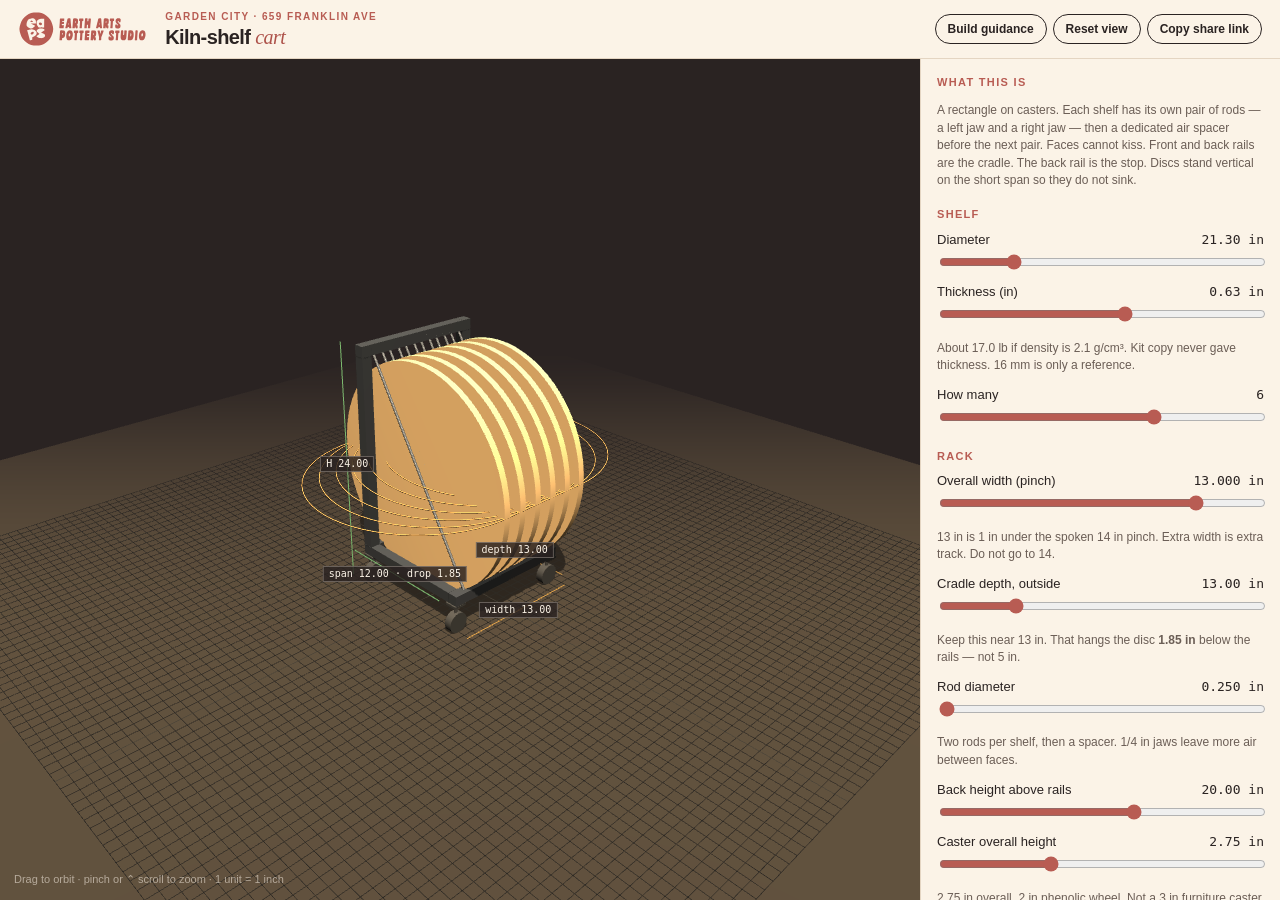
<file: index.html>
<!DOCTYPE html>
<html lang="en">
<head>
<meta charset="utf-8">
<meta name="viewport" content="width=device-width, initial-scale=1, viewport-fit=cover">
<title>Kiln-shelf cart · Earth Arts Pottery Studio · Garden City</title>
<link rel="stylesheet" href="cart.css">
</head>
<body class="page-model">
<header class="brand">
  <a class="mark" href="https://earthartspottery.com" target="_blank" rel="noopener">
    <img src="logo-lockup.svg" alt="Earth Arts Pottery Studio">
  </a>
  <div class="titles">
    <p class="eyebrow">Garden City · 659 Franklin Ave</p>
    <h1>Kiln-shelf <em>cart</em></h1>
  </div>
  <div class="hud-actions">
    <a class="btn" id="btn-build" href="build.html">Build guidance</a>
    <button id="btn-reset" type="button">Reset view</button>
    <button id="btn-share" type="button">Copy share link</button>
  </div>
</header>
<div id="app">
  <div id="view">
    <div class="hint">Drag to orbit · pinch or ⌃ scroll to zoom · 1 unit = 1 inch</div>
  </div>
  <aside>
    <h2>What this is</h2>
    <p class="note">A rectangle on casters. Each shelf has its own pair of rods — a left jaw and a right jaw — then a dedicated air spacer before the next pair. Faces cannot kiss. Front and back rails are the cradle. The back rail is the stop. Discs stand vertical on the short span so they do not sink.</p>

    <h2>Shelf</h2>
    <label class="row">Diameter <b id="v-diam"></b></label>
    <input id="diam" type="range" min="20" max="26" step="0.05" value="21.3">
    <label class="row">Thickness (in) <b id="v-thick"></b></label>
    <input id="thick" type="range" min="0.47" max="0.75" step="0.01" value="0.63">
    <p class="note" id="thick-note"></p>
    <label class="row">How many <b id="v-count"></b></label>
    <input id="count" type="range" min="4" max="7" step="1" value="6">

    <h2>Rack</h2>
    <label class="row">Overall width (pinch) <b id="v-width"></b></label>
    <input id="owidth" type="range" min="11" max="13.5" step="0.125" value="13">
    <p class="note">13 in is 1 in under the spoken 14 in pinch. Extra width is extra track. Do not go to 14.</p>
    <label class="row">Cradle depth, outside <b id="v-depth"></b></label>
    <input id="depth" type="range" min="11" max="20" step="0.25" value="13">
    <p class="note">Keep this near 13 in. That hangs the disc <b>1.85 in</b> below the rails — not 5 in.</p>
    <label class="row">Rod diameter <b id="v-rod"></b></label>
    <input id="rod" type="range" min="0.25" max="0.5" step="0.0625" value="0.25">
    <p class="note">Two rods per shelf, then a spacer. 1/4 in jaws leave more air between faces.</p>
    <label class="row">Back height above rails <b id="v-post"></b></label>
    <input id="post" type="range" min="14" max="24" step="0.25" value="20">
    <label class="row">Caster overall height <b id="v-cast"></b></label>
    <input id="cast" type="range" min="2.5" max="3.25" step="0.125" value="2.75">
    <p class="note">2.75 in overall, 2 in phenolic wheel. Not a 3 in furniture caster on a 2½ in plate.</p>

    <label class="tog"><input id="show-discs" type="checkbox" checked> Show shelves</label>
    <label class="tog"><input id="show-bay" type="checkbox"> Show wall / 14 in pinch / kiln</label>
    <label class="tog"><input id="show-dims" type="checkbox" checked> Show 3D dimensions</label>

    <div class="hang" id="hang"></div>
    <p class="note" id="hang-note"></p>

    <h2>Support check</h2>
    <div class="checks" id="checks"></div>

    <h2>All measurements</h2>
    <table id="meas"></table>

    <h2>Cut list</h2>
    <table id="cuts"></table>
    <p class="note">1×1×14 ga square tube, MIG. Bolt-on locking casters, phenolic or steel wheels. No wood. Tape the real shelf before you cut rods.</p>
    <a class="studio-link" href="https://earthartspottery.com" target="_blank" rel="noopener">earthartspottery.com →</a>
  </aside>
</div>
<div id="boot-error"></div>
<script src="three.min.js"></script>
<script>
if (typeof THREE === "undefined") {
  document.write('<script src="https://cdn.jsdelivr.net/npm/three@0.148.0/build/three.min.js"><\\/script>');
}
</script>
<script src="cart.js"></script>
</body>
</html>
</file>
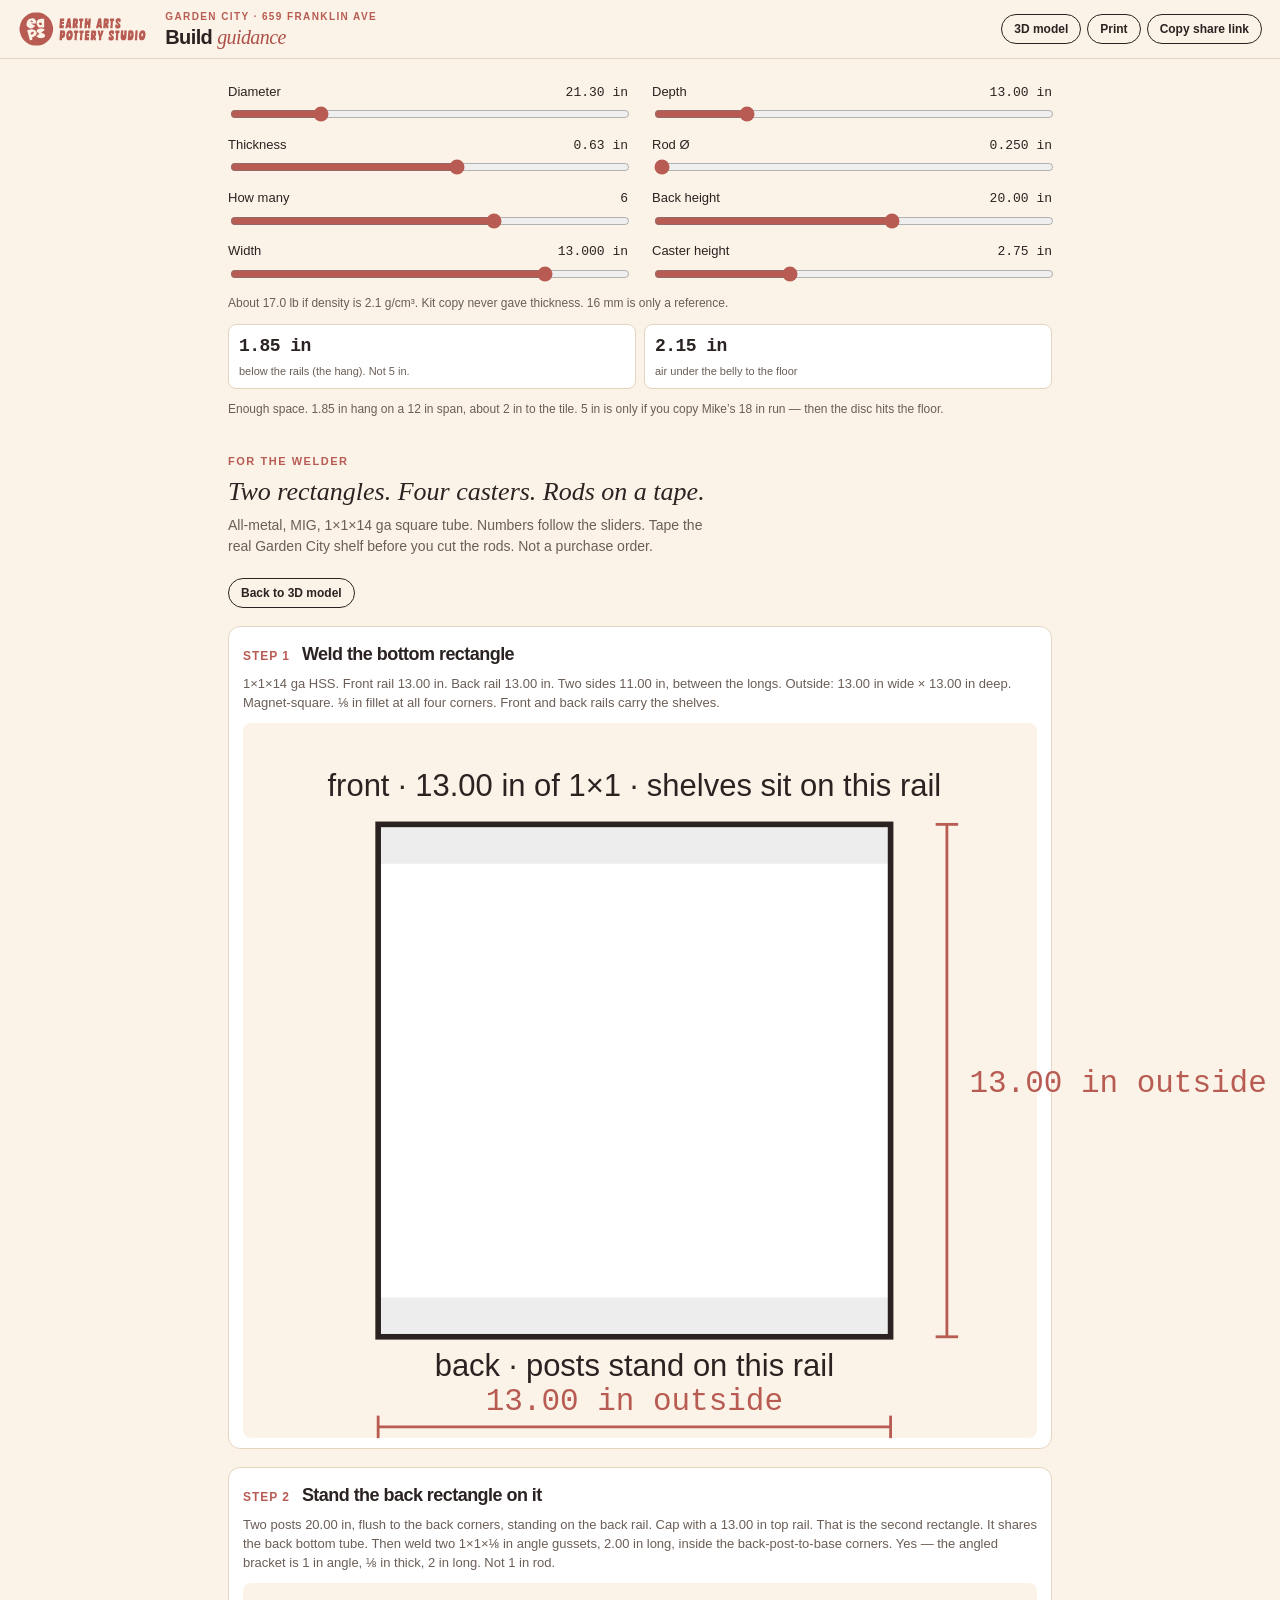
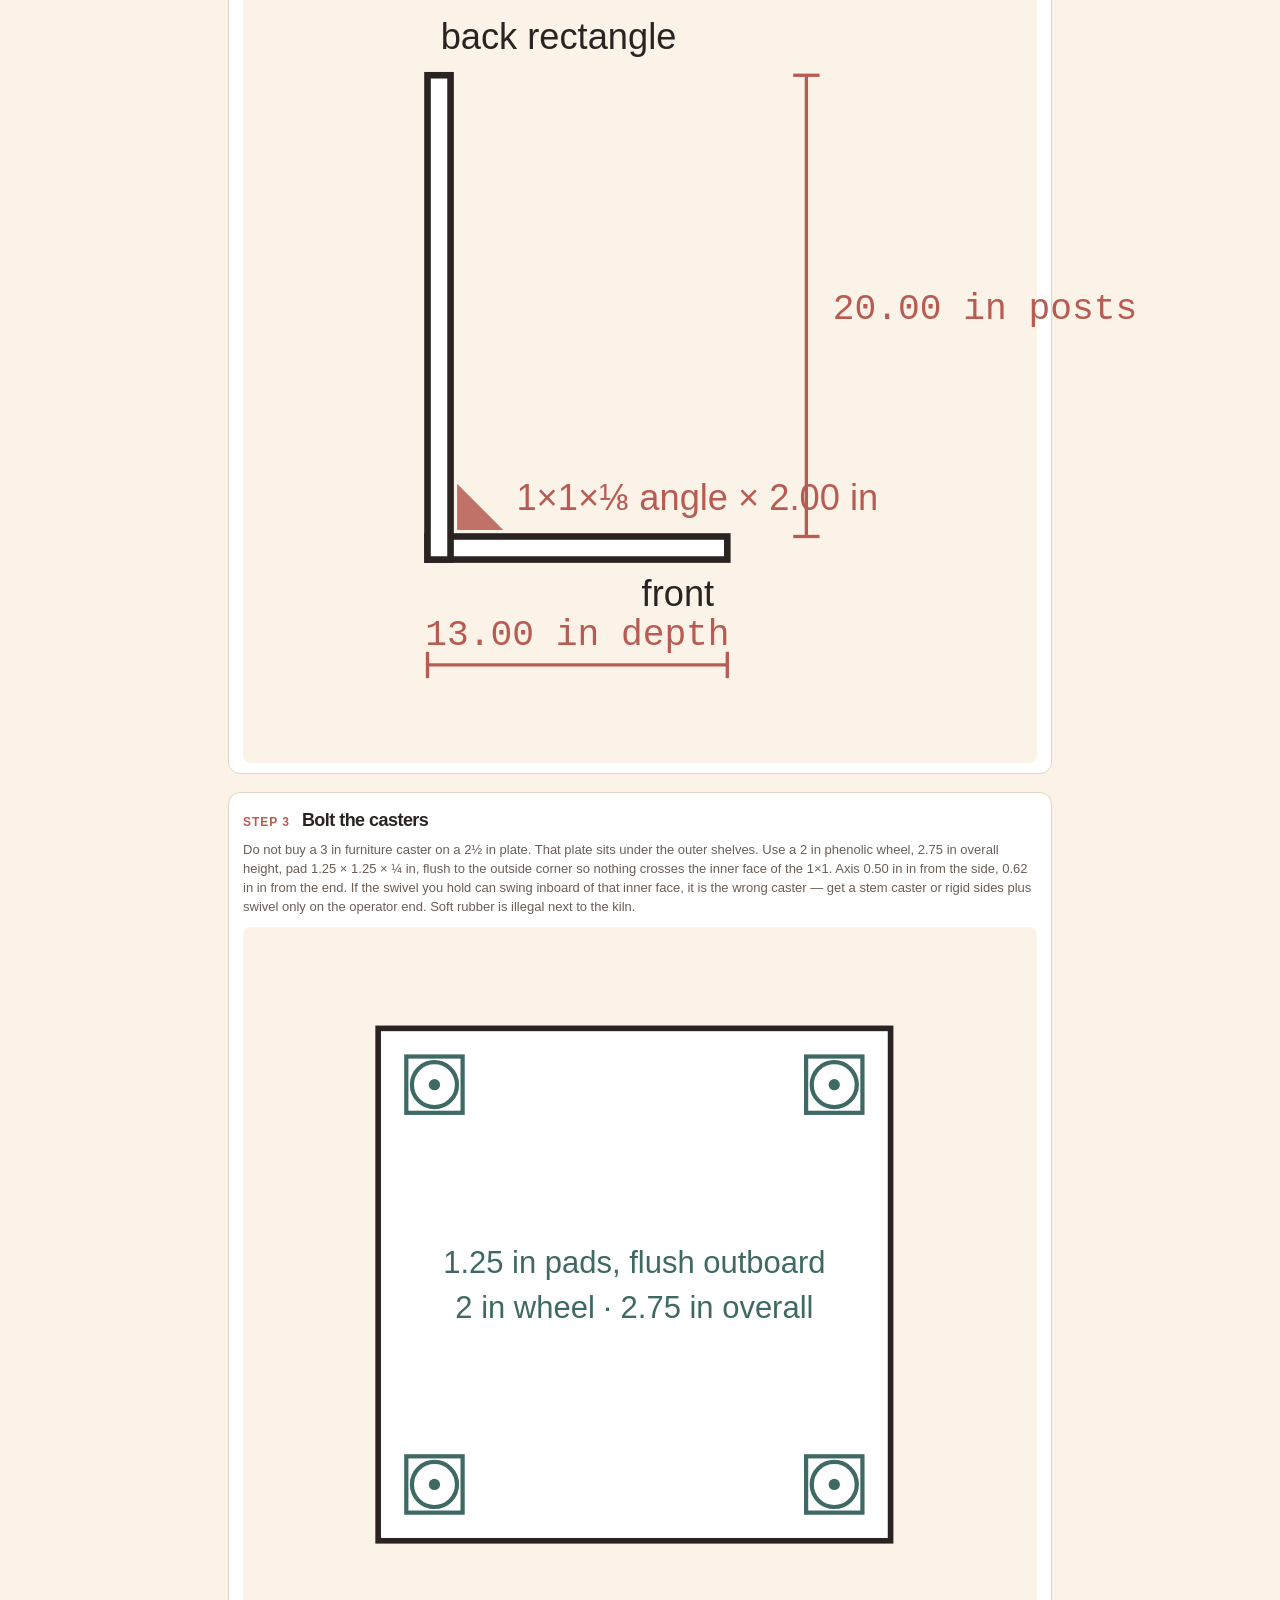
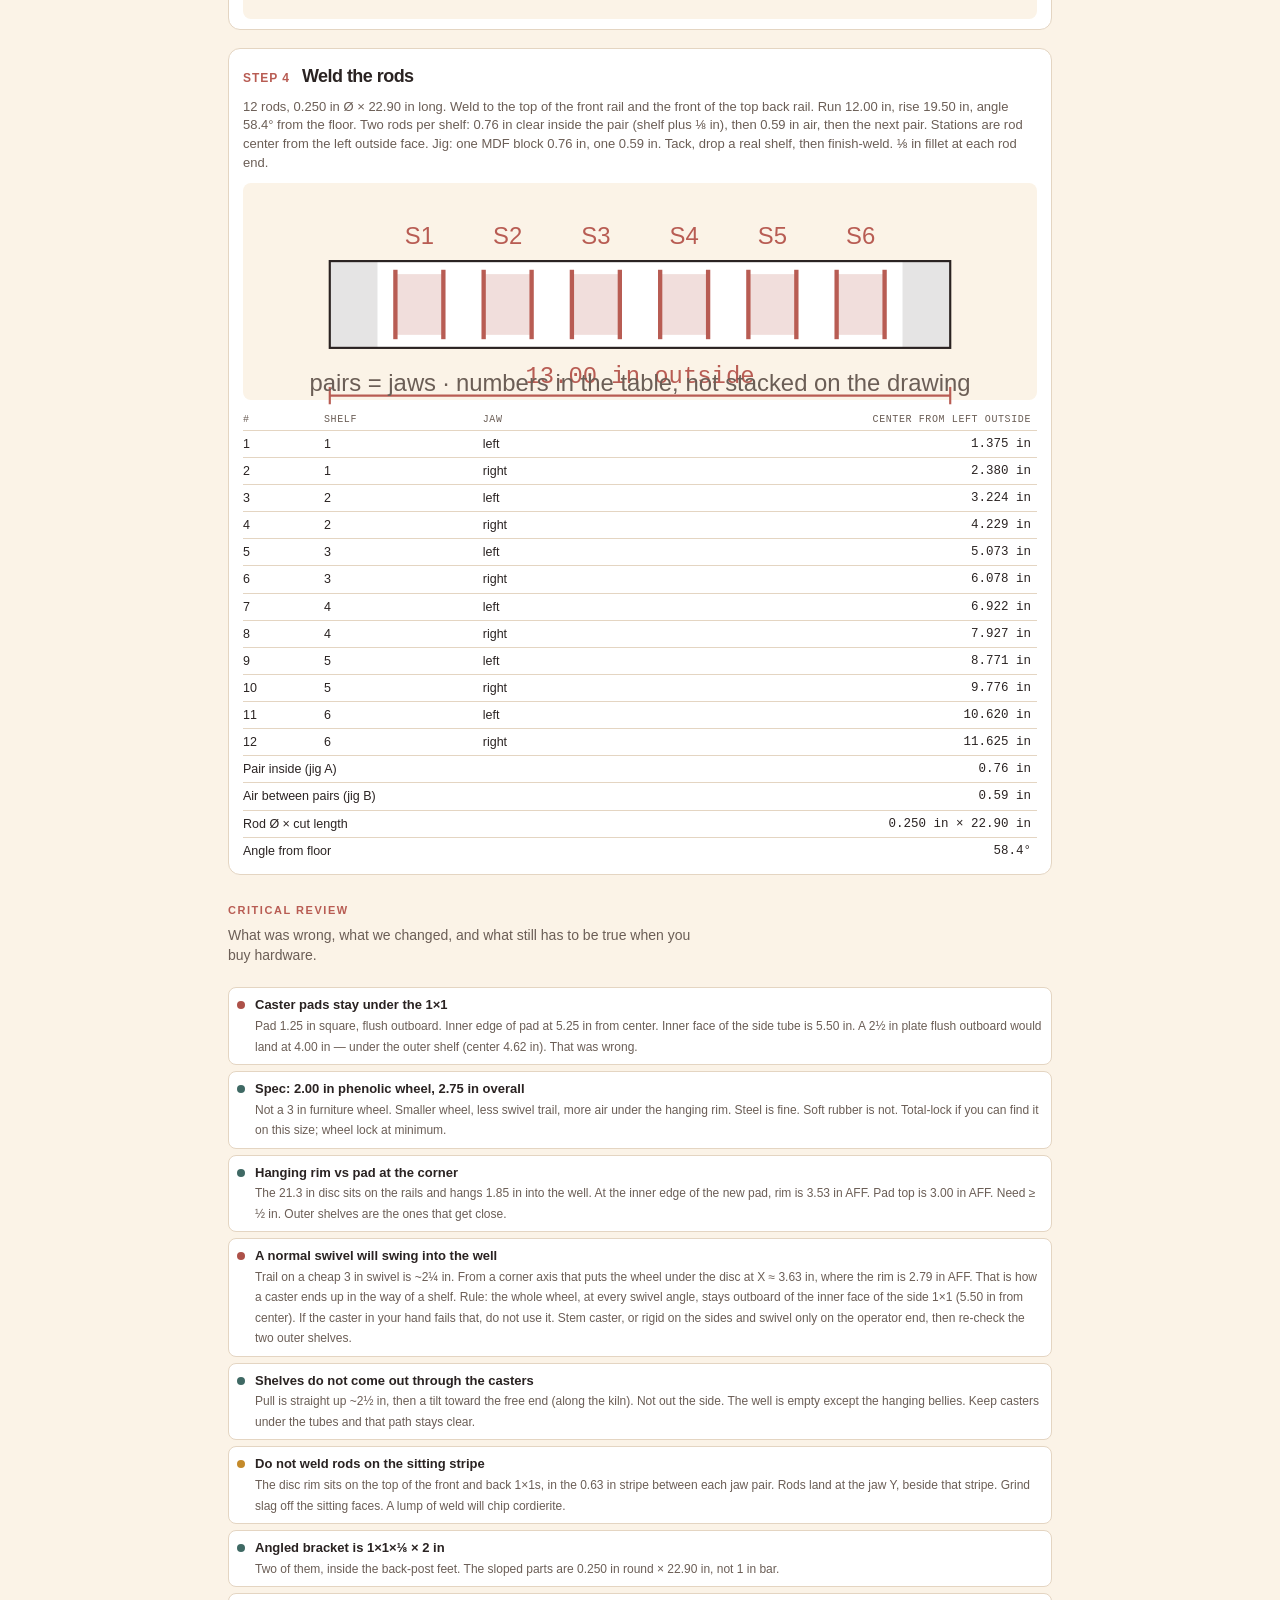
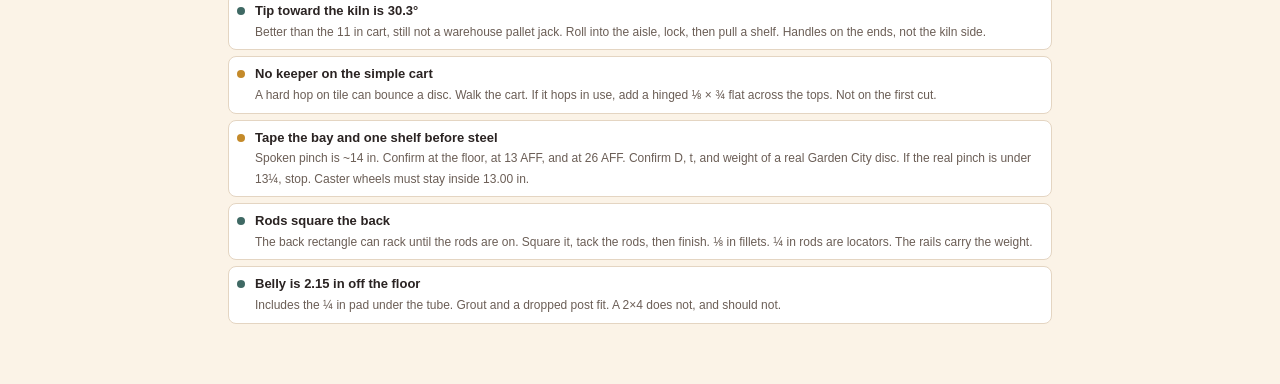
<file: build.html>
<!DOCTYPE html>
<html lang="en">
<head>
<meta charset="utf-8">
<meta name="viewport" content="width=device-width, initial-scale=1, viewport-fit=cover">
<title>Build guidance · Kiln-shelf cart · Earth Arts Pottery Studio</title>
<link rel="stylesheet" href="cart.css">
</head>
<body class="page-build">
<header class="brand">
  <a class="mark" href="https://earthartspottery.com" target="_blank" rel="noopener">
    <img src="logo-lockup.svg" alt="Earth Arts Pottery Studio">
  </a>
  <div class="titles">
    <p class="eyebrow">Garden City · 659 Franklin Ave</p>
    <h1>Build <em>guidance</em></h1>
  </div>
  <div class="hud-actions">
    <a class="btn" id="btn-model" href="index.html">3D model</a>
    <button id="btn-print" type="button">Print</button>
    <button id="btn-share" type="button">Copy share link</button>
  </div>
</header>

<div class="controls">
  <div>
    <label class="row">Diameter <b id="v-diam"></b></label>
    <input id="diam" type="range" min="20" max="26" step="0.05" value="21.3">
    <label class="row">Thickness <b id="v-thick"></b></label>
    <input id="thick" type="range" min="0.47" max="0.75" step="0.01" value="0.63">
    <label class="row">How many <b id="v-count"></b></label>
    <input id="count" type="range" min="4" max="7" step="1" value="6">
    <label class="row">Width <b id="v-width"></b></label>
    <input id="owidth" type="range" min="11" max="13.5" step="0.125" value="13">
  </div>
  <div>
    <label class="row">Depth <b id="v-depth"></b></label>
    <input id="depth" type="range" min="11" max="20" step="0.25" value="13">
    <label class="row">Rod Ø <b id="v-rod"></b></label>
    <input id="rod" type="range" min="0.25" max="0.5" step="0.0625" value="0.25">
    <label class="row">Back height <b id="v-post"></b></label>
    <input id="post" type="range" min="14" max="24" step="0.25" value="20">
    <label class="row">Caster height <b id="v-cast"></b></label>
    <input id="cast" type="range" min="2.5" max="3.25" step="0.125" value="2.75">
  </div>
</div>
<p class="note" id="thick-note" style="max-width:860px;margin:8px auto 0;padding:0 18px"></p>
<div class="hang" id="hang" style="max-width:860px;margin:12px auto;padding:0 18px"></div>
<p class="note" id="hang-note" style="max-width:860px;margin:0 auto 8px;padding:0 18px"></p>
<div style="display:none">
  <div id="checks"></div>
  <table id="meas"></table>
  <table id="cuts"></table>
</div>

<section id="build">
  <h2>For the welder</h2>
  <p class="build-lead">Two rectangles. Four casters. Rods on a tape.</p>
  <p class="build-sub">All-metal, MIG, 1×1×14 ga square tube. Numbers follow the sliders. Tape the real Garden City shelf before you cut the rods. Not a purchase order.</p>
  <div class="build-bar">
    <a class="btn" id="btn-model-2" href="index.html">Back to 3D model</a>
  </div>
  <div class="steps">
    <article class="step">
      <header><span class="num">Step 1</span><h3>Weld the bottom rectangle</h3></header>
      <p id="s1-copy"></p>
      <div id="s1-svg"></div>
    </article>
    <article class="step">
      <header><span class="num">Step 2</span><h3>Stand the back rectangle on it</h3></header>
      <p id="s2-copy"></p>
      <div id="s2-svg"></div>
    </article>
    <article class="step">
      <header><span class="num">Step 3</span><h3>Bolt the casters</h3></header>
      <p id="s3-copy"></p>
      <div id="s3-svg"></div>
    </article>
    <article class="step">
      <header><span class="num">Step 4</span><h3>Weld the rods</h3></header>
      <p id="s4-copy"></p>
      <div id="s4-svg"></div>
      <table class="stations" id="rod-table"></table>
    </article>
  </div>

  <h2 style="margin-top:28px">Critical review</h2>
  <p class="build-sub">What was wrong, what we changed, and what still has to be true when you buy hardware.</p>
  <div class="checks" id="review"></div>
</section>
<script src="cart.js"></script>
<script>
  const m2 = document.getElementById("btn-model-2");
  if (m2) {
    const sync = () => { m2.href = "index.html" + (location.hash || ""); };
    sync();
    addEventListener("hashchange", sync);
  }
</script>
</body>
</html>
</file>
<file: cart.css>
@font-face {
  font-family: Bogle;
  src: url("https://earthartspottery.com/cdn/shop/t/58/assets/bogle-regular.woff2") format("woff2");
  font-weight: 400; font-style: normal; font-display: swap;
}
@font-face {
  font-family: Bogle;
  src: url("https://earthartspottery.com/cdn/shop/t/58/assets/bogle-medium.woff2") format("woff2");
  font-weight: 500; font-style: normal; font-display: swap;
}
@font-face {
  font-family: Bogle;
  src: url("https://earthartspottery.com/cdn/shop/t/58/assets/bogle-bold.woff2") format("woff2");
  font-weight: 700; font-style: normal; font-display: swap;
}
@font-face {
  font-family: "GT Alpina";
  src: url("https://earthartspottery.com/cdn/shop/t/58/assets/gt-alpina-light-italic.woff2") format("woff2");
  font-weight: 300; font-style: italic; font-display: swap;
}
:root {
  --ivory: #FBF3E7;
  --cream: #F4E8D4;
  --ink: #2A2322;
  --muted: #6B5E56;
  --line: #E4D5C2;
  --clay: #B85C53;
  --clay-deep: #AD5149;
  --teal: #3F6964;
  --good: #3F6964;
  --warn: #C48A2A;
  --bad: #AD5149;
  --sans: Bogle, "Helvetica Neue", Arial, sans-serif;
  --serif: "GT Alpina", Georgia, serif;
  --mono: ui-monospace, "SF Mono", Menlo, monospace;
}
* { box-sizing: border-box; }
html, body { margin: 0; background: var(--ivory); color: var(--ink); font: 14px/1.45 var(--sans); }
header.brand {
  display: flex; align-items: center; gap: 18px; flex-wrap: wrap;
  padding: 10px 18px; background: var(--ivory);
  border-bottom: 1px solid var(--line); z-index: 8; flex: 0 0 auto;
}
header.brand a.mark { display: flex; align-items: center; text-decoration: none; }
header.brand a.mark img { height: 36px; width: auto; display: block; }
header.brand .titles { flex: 1; min-width: 180px; }
header.brand .eyebrow {
  margin: 0; font-size: 10px; letter-spacing: 0.14em; text-transform: uppercase;
  color: var(--clay); font-weight: 700;
}
header.brand h1 {
  margin: 1px 0 0; font-size: 20px; font-weight: 700; letter-spacing: -0.03em; line-height: 1.1;
}
header.brand h1 em {
  font-family: var(--serif); font-style: italic; font-weight: 300; color: var(--clay-deep);
}
header.brand .hud-actions { display: flex; gap: 6px; margin-left: auto; }
button, .btn {
  appearance: none; border: 1px solid var(--ink); background: var(--ivory); color: var(--ink);
  font: 700 12px/1 var(--sans); padding: 8px 12px; border-radius: 999px; cursor: pointer;
  text-decoration: none; display: inline-block;
}
button:hover, .btn:hover { background: var(--ink); color: var(--ivory); }
h2 { margin: 18px 0 8px; font-size: 11px; letter-spacing: 0.12em; text-transform: uppercase; color: var(--clay); font-weight: 700; }
h2:first-child { margin-top: 0; }
label.row { display: grid; grid-template-columns: minmax(0, 1fr) auto; gap: 6px; align-items: baseline; margin: 8px 0 2px; font-size: 13px; }
label.row b { font-family: var(--mono); font-weight: 500; color: var(--ink); white-space: nowrap; }
input[type="range"] { width: 100%; accent-color: var(--clay); }
.checks { display: grid; gap: 6px; }
.check { display: grid; grid-template-columns: 10px 1fr; gap: 8px; padding: 8px; border: 1px solid var(--line); border-radius: 8px; background: #fff; }
.check i { width: 8px; height: 8px; border-radius: 50%; margin-top: 5px; background: var(--muted); }
.check.good i { background: var(--good); }
.check.warn i { background: var(--warn); }
.check.bad i { background: var(--bad); }
.check strong { display: block; font-size: 13px; }
.check span { color: var(--muted); font-size: 12px; }
table { width: 100%; border-collapse: collapse; font-size: 12.5px; table-layout: fixed; }
th { text-align: left; font: 10px/1.2 var(--mono); letter-spacing: 0.06em; text-transform: uppercase; color: var(--muted); padding: 4px 6px 4px 0; }
td { padding: 4px 6px 4px 0; border-top: 1px solid var(--line); vertical-align: top; overflow-wrap: anywhere; }
td:last-child, th:last-child { text-align: right; font-family: var(--mono); width: 42%; overflow-wrap: anywhere; }
.note { color: var(--muted); font-size: 12px; overflow-wrap: anywhere; }
.tog { display: flex; align-items: center; gap: 8px; margin: 6px 0; font-size: 13px; }
.hint { position: absolute; left: 14px; bottom: 12px; color: rgba(251,243,231,0.55); font-size: 11px; pointer-events: none; z-index: 3; }
.hang { display: grid; grid-template-columns: 1fr 1fr; gap: 8px; margin: 12px 0; }
.hang div { background: #fff; border: 1px solid var(--line); border-radius: 8px; padding: 8px 10px; }
.hang b { display: block; font-family: var(--mono); font-size: 18px; letter-spacing: -0.03em; }
.hang.bad b { color: var(--bad); }
.hang span { color: var(--muted); font-size: 11px; }
.studio-link { display: inline-block; margin-top: 14px; color: var(--clay); font-weight: 700; text-decoration: none; font-size: 13px; }
.studio-link:hover { text-decoration: underline; }
#labels { position: absolute; inset: 0; pointer-events: none; overflow: hidden; z-index: 2; }
.dim-label {
  position: absolute; left: 0; top: 0; display: none;
  font: 10px/1 var(--mono); color: var(--ivory);
  background: rgba(42,35,34,0.82); border: 1px solid rgba(251,243,231,0.28);
  padding: 2px 5px; white-space: nowrap; transform: translate(-50%, -50%); pointer-events: none;
}
#boot-error { display: none; }

/* Model page: no document scroll. 3D fills the window. */
.page-model, .page-model html { height: 100%; }
.page-model { display: flex; flex-direction: column; height: 100vh; overflow: hidden; }
.page-model #app {
  flex: 1; min-height: 0;
  display: grid; grid-template-columns: minmax(0, 1fr) 360px;
}
.page-model #view { position: relative; height: 100%; min-height: 0; background: #2A2322; overflow: hidden; }
.page-model #view canvas { display: block; width: 100%; height: 100%; }
.page-model aside {
  height: 100%; overflow: auto;
  background: var(--ivory); border-left: 1px solid var(--line);
  padding: 16px 16px 32px;
}

/* Build page */
.page-build #build { max-width: 860px; margin: 0 auto; padding: 28px 18px 64px; }
.page-build .controls {
  max-width: 860px; margin: 0 auto; padding: 16px 18px 0;
  display: grid; grid-template-columns: 1fr 1fr; gap: 8px 24px;
}
#build > h2, .page-build .kicker {
  font-size: 11px; letter-spacing: 0.14em; text-transform: uppercase; color: var(--clay); margin: 0 0 6px;
}
#build .build-lead {
  font-family: var(--serif); font-style: italic; font-size: 26px; line-height: 1.2;
  margin: 0 0 8px; font-weight: 300; color: var(--ink);
}
#build .build-sub { color: var(--muted); max-width: 62ch; margin: 0 0 22px; }
.steps { display: grid; gap: 18px; }
.step {
  background: #fff; border: 1px solid var(--line); border-radius: 12px;
  padding: 14px 14px 10px; break-inside: avoid;
}
.step header {
  display: flex; gap: 12px; align-items: baseline; margin-bottom: 8px;
  background: none; border: 0; padding: 0;
}
.step .num {
  font: 700 12px/1 var(--sans); letter-spacing: 0.08em; text-transform: uppercase; color: var(--clay);
}
.step h3 { margin: 0; font-size: 18px; letter-spacing: -0.03em; }
.step p { margin: 0 0 10px; color: var(--muted); font-size: 13px; overflow-wrap: anywhere; }
.step svg { width: 100%; height: auto; display: block; background: var(--ivory); border-radius: 8px; overflow: visible; }
.stations { width: 100%; margin-top: 10px; table-layout: auto; }
.stations td:last-child, .stations th:last-child { width: auto; }
.build-bar { display: flex; gap: 8px; flex-wrap: wrap; margin: 0 0 18px; }

@media (max-width: 840px) {
  .page-model { overflow: auto; height: auto; }
  .page-model #app { grid-template-columns: 1fr; height: auto; }
  .page-model #view { height: 52vh; }
  .page-model aside { height: auto; border-left: 0; border-top: 1px solid var(--line); }
  header.brand a.mark img { height: 28px; }
  .page-build .controls { grid-template-columns: 1fr; }
}
@media print {
  header.brand .hud-actions, .page-build .controls, .build-bar { display: none !important; }
  .step { break-inside: avoid; }
}
</file>
